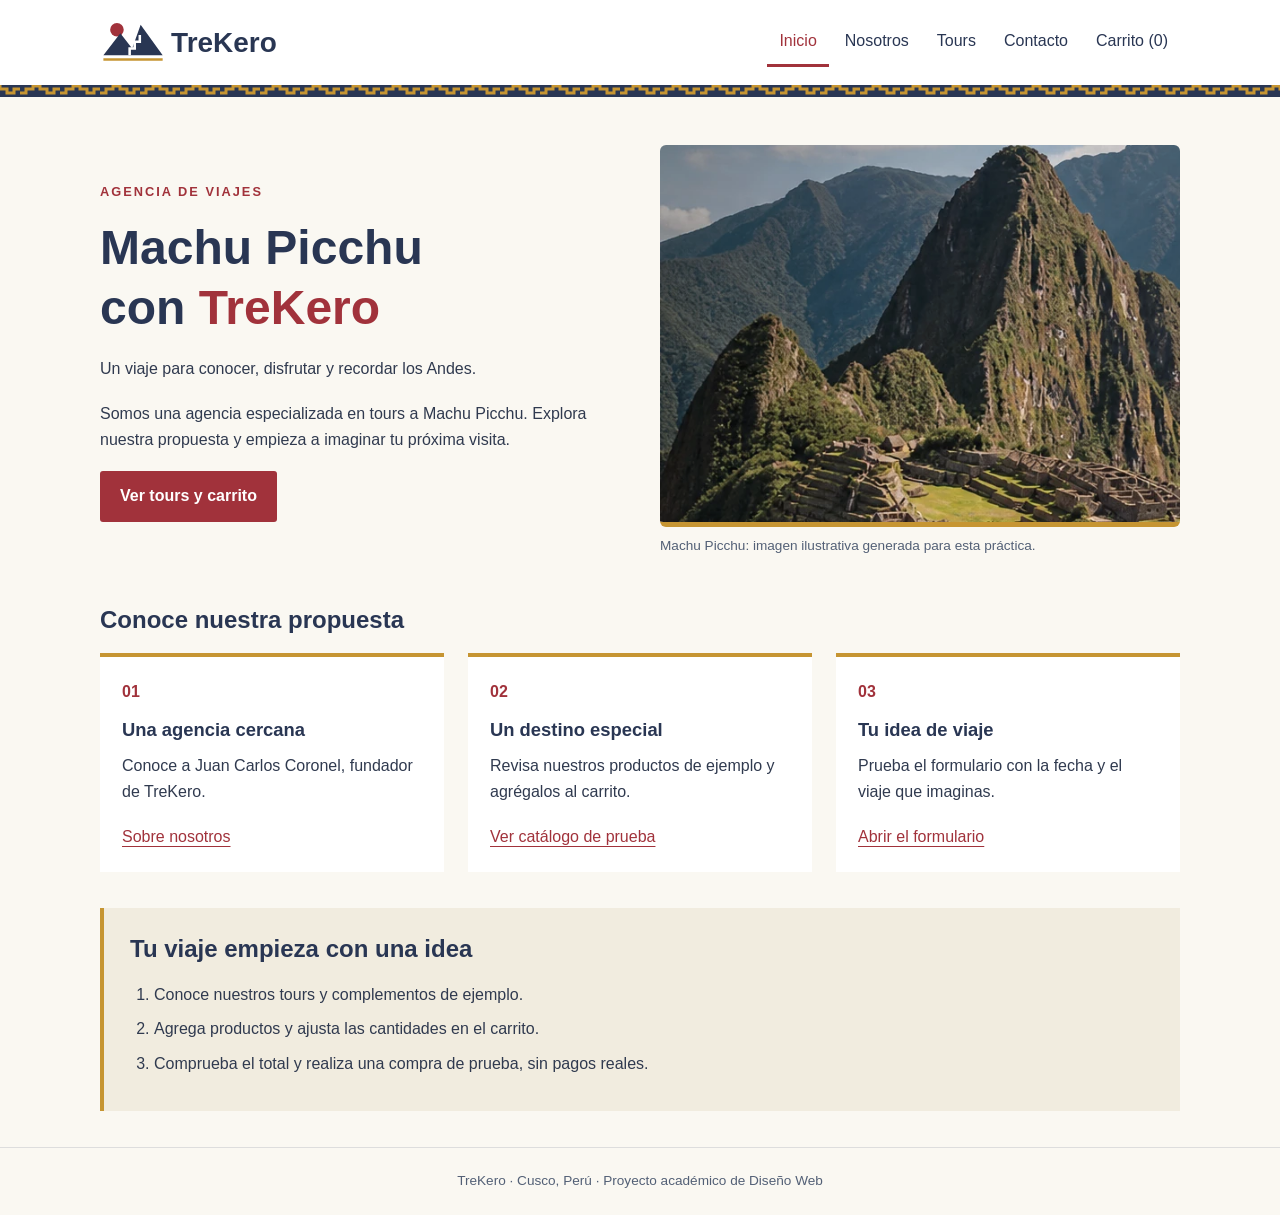
<file: index.html>
<!DOCTYPE html>
<html lang="es">
<head>
  <meta charset="UTF-8">
  <meta name="viewport" content="width=device-width, initial-scale=1.0">
  <meta name="description" content="TreKero: agencia de viajes especializada en tours a Machu Picchu. Proyecto académico.">
  <meta name="author" content="Juan Carlos Coronel Santos">
  <meta name="robots" content="noindex, nofollow">
  <title>Inicio | TreKero</title>
  <link rel="icon" type="image/svg+xml" href="imagenes/favicon.svg">
  <link rel="stylesheet" href="css/estilos.css">
  <script src="js/script.js" defer></script>
</head>
<body>
  <a class="saltar" href="#contenido">Saltar al contenido</a>
  <!-- La misma cabecera permite navegar entre las páginas. -->
  <header class="cabecera">
    <div class="contenedor barra">
      <a class="marca" href="index.html" aria-label="TreKero: ir al inicio">
        <img class="logo" src="imagenes/logo-trekero.svg" alt="TreKero" width="248" height="58">
      </a>
      <nav aria-label="Menú principal">
        <ul class="menu">
          <li><a href="index.html" aria-current="page">Inicio</a></li>
          <li><a href="nosotros.html">Nosotros</a></li>
          <li><a href="tours.html">Tours</a></li>
          <li><a href="contacto.html">Contacto</a></li>
          <li><a href="carrito.html">Carrito (<span class="contador-carrito">0</span>)</a></li>
        </ul>
      </nav>
    </div>
  </header>
  <main class="contenedor" id="contenido">
    <section class="portada" aria-labelledby="titulo-inicio">
      <div>
        <p class="etiqueta">AGENCIA DE VIAJES</p>
        <h1 id="titulo-inicio">Machu Picchu<br>con <span>TreKero</span></h1>
        <p>Un viaje para conocer, disfrutar y recordar los Andes.</p>
        <p>Somos una agencia especializada en tours a Machu Picchu. Explora nuestra propuesta y empieza a imaginar tu próxima visita.</p>
        <a class="boton" href="tours.html#catalogo">Ver tours y carrito</a>
      </div>
      <figure>
        <div class="foto-marco">
          <!-- El navegador elige una imagen según el formato y el ancho disponible. -->
          <picture>
            <source type="image/webp" srcset="imagenes/machu-picchu-320.webp 320w, imagenes/machu-picchu-580.webp 580w" sizes="(min-width: 1200px) 520px, (min-width: 760px) 43vw, 90vw">
            <img class="foto" src="imagenes/machu-picchu-580.jpg" srcset="imagenes/machu-picchu-320.jpg 320w, imagenes/machu-picchu-580.jpg 580w" sizes="(min-width: 1200px) 520px, (min-width: 760px) 43vw, 90vw" alt="Vista ilustrativa de Machu Picchu rodeado de montañas" width="580" height="420">
          </picture>
        </div>
        <figcaption>Machu Picchu: imagen ilustrativa generada para esta práctica.</figcaption>
      </figure>
    </section>
    <section aria-labelledby="propuesta">
      <h2 id="propuesta">Conoce nuestra propuesta</h2>
      <div class="tarjetas">
        <article class="tarjeta">
          <span class="numero">01</span>
          <h3>Una agencia cercana</h3>
          <p>Conoce a Juan Carlos Coronel, fundador de TreKero.</p>
          <a href="nosotros.html">Sobre nosotros</a>
        </article>
        <article class="tarjeta">
          <span class="numero">02</span>
          <h3>Un destino especial</h3>
          <p>Revisa nuestros productos de ejemplo y agrégalos al carrito.</p>
          <a href="tours.html#catalogo">Ver catálogo de prueba</a>
        </article>
        <article class="tarjeta">
          <span class="numero">03</span>
          <h3>Tu idea de viaje</h3>
          <p>Prueba el formulario con la fecha y el viaje que imaginas.</p>
          <a href="contacto.html">Abrir el formulario</a>
        </article>
      </div>
    </section>
    <section class="recuadro" aria-labelledby="idea">
      <h2 id="idea">Tu viaje empieza con una idea</h2>
      <ol>
        <li>Conoce nuestros tours y complementos de ejemplo.</li>
        <li>Agrega productos y ajusta las cantidades en el carrito.</li>
        <li>Comprueba el total y realiza una compra de prueba, sin pagos reales.</li>
      </ol>
    </section>
  </main>
  <footer class="pie">TreKero · Cusco, Perú · Proyecto académico de Diseño Web</footer>
  <p id="aviso" class="aviso" role="status" aria-live="polite" hidden></p>
  <button id="volver-arriba" class="volver-arriba" type="button" hidden>Volver arriba</button>
</body>
</html>
</file>
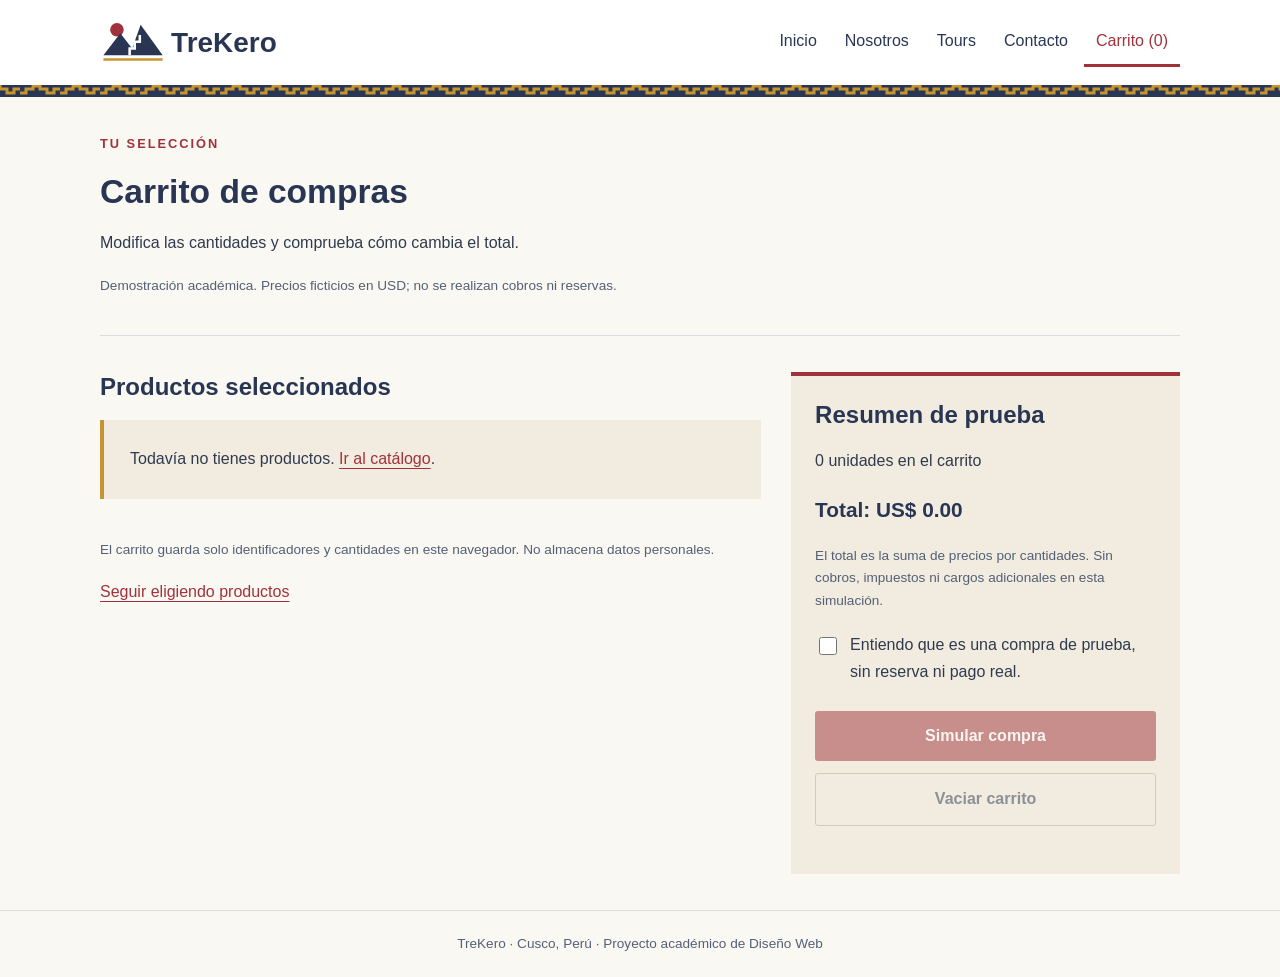
<file: carrito.html>
<!DOCTYPE html>
<html lang="es">
<head>
  <meta charset="UTF-8">
  <meta name="viewport" content="width=device-width, initial-scale=1.0">
  <meta name="description" content="TreKero: agencia de viajes especializada en tours a Machu Picchu. Proyecto académico.">
  <meta name="author" content="Juan Carlos Coronel Santos">
  <meta name="robots" content="noindex, nofollow">
  <title>Carrito de compras | TreKero</title>
  <link rel="icon" type="image/svg+xml" href="imagenes/favicon.svg">
  <link rel="stylesheet" href="css/estilos.css">
  <script src="js/script.js" defer></script>
</head>
<body>
  <a class="saltar" href="#contenido">Saltar al contenido</a>
  <!-- La misma cabecera permite navegar entre las páginas. -->
  <header class="cabecera">
    <div class="contenedor barra">
      <a class="marca" href="index.html" aria-label="TreKero: ir al inicio">
        <img class="logo" src="imagenes/logo-trekero.svg" alt="TreKero" width="248" height="58">
      </a>
      <nav aria-label="Menú principal">
        <ul class="menu">
          <li><a href="index.html">Inicio</a></li>
          <li><a href="nosotros.html">Nosotros</a></li>
          <li><a href="tours.html">Tours</a></li>
          <li><a href="contacto.html">Contacto</a></li>
          <li><a href="carrito.html" aria-current="page">Carrito (<span class="contador-carrito">0</span>)</a></li>
        </ul>
      </nav>
    </div>
  </header>
  <main class="contenedor" id="contenido">
    <section class="titulo-pagina">
      <p class="etiqueta">TU SELECCIÓN</p>
      <h1>Carrito de compras</h1>
      <p>Modifica las cantidades y comprueba cómo cambia el total.</p>
      <p class="nota">Demostración académica. Precios ficticios en USD; no se realizan cobros ni reservas.</p>
    </section>
    <section class="carrito-layout" aria-labelledby="titulo-carrito">
      <div>
        <h2 id="titulo-carrito">Productos seleccionados</h2>
        <p id="carrito-vacio" class="recuadro">Todavía no tienes productos. <a href="tours.html#catalogo">Ir al catálogo</a>.</p>
        <div id="lista-carrito" class="lista-carrito"></div>
        <noscript><p>Activa JavaScript para utilizar el carrito.</p></noscript>
        <p id="estado-almacenamiento" class="nota">El carrito guarda solo identificadores y cantidades en este navegador. No almacena datos personales.</p>
        <p><a href="tours.html#catalogo">Seguir eligiendo productos</a></p>
      </div>
      <aside class="resumen-carrito" aria-labelledby="titulo-resumen">
        <h2 id="titulo-resumen">Resumen de prueba</h2>
        <p><span id="unidades-total">0</span> unidades en el carrito</p>
        <p class="total-carrito">Total: <strong id="total-carrito">US$ 0.00</strong></p>
        <p class="nota">El total es la suma de precios por cantidades. Sin cobros, impuestos ni cargos adicionales en esta simulación.</p>
        <div class="aceptar">
          <input type="checkbox" id="aceptar-demo">
          <label for="aceptar-demo">Entiendo que es una compra de prueba, sin reserva ni pago real.</label>
        </div>
        <button id="comprar" class="boton" type="button" disabled>Simular compra</button>
        <button id="vaciar" class="boton boton-secundario" type="button" disabled>Vaciar carrito</button>
        <p id="estado-compra" role="status" class="nota"></p>
      </aside>
    </section>
  </main>
  <footer class="pie">TreKero · Cusco, Perú · Proyecto académico de Diseño Web</footer>
  <p id="aviso" class="aviso" role="status" aria-live="polite" hidden></p>
  <button id="volver-arriba" class="volver-arriba" type="button" hidden>Volver arriba</button>
</body>
</html>
</file>
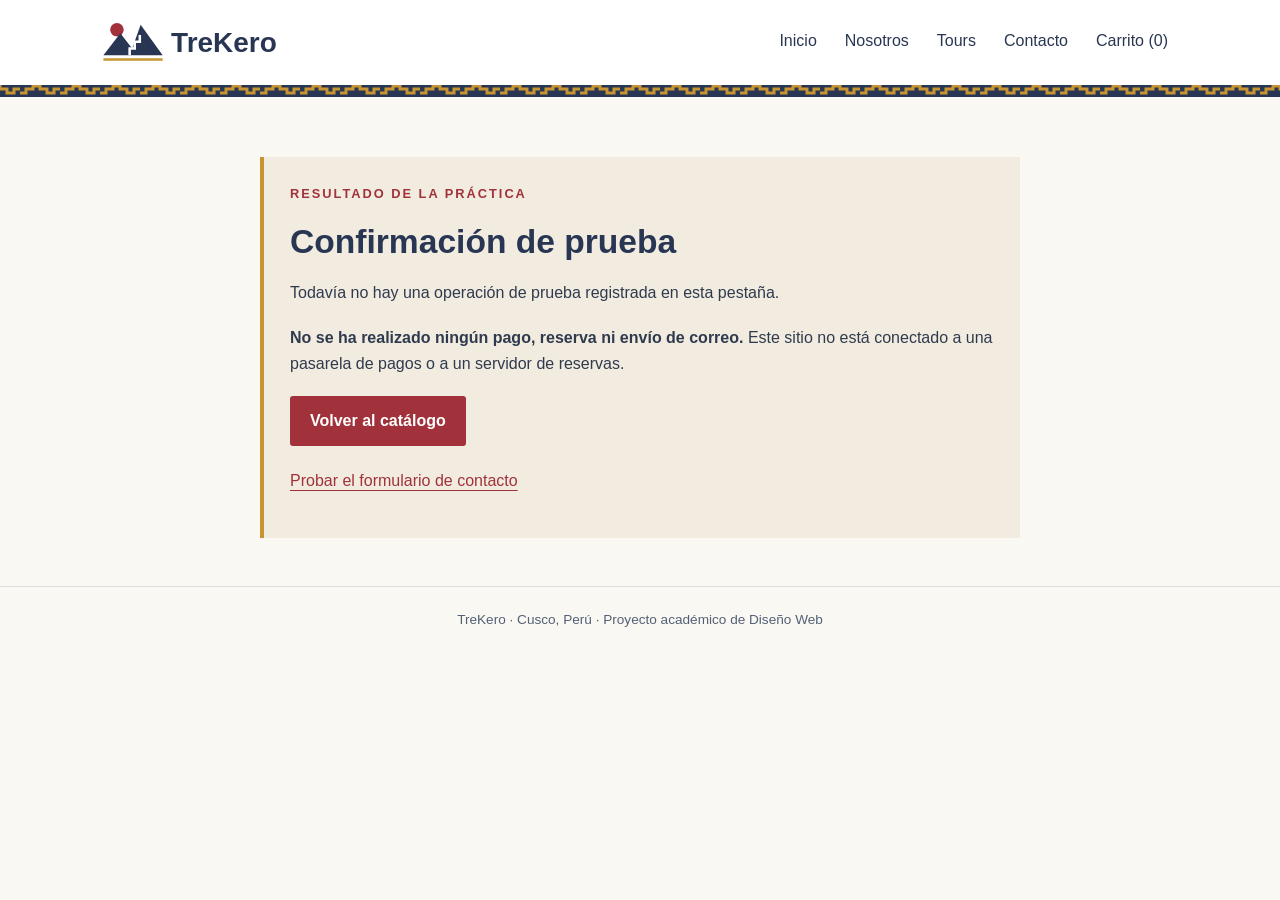
<file: confirmacion.html>
<!DOCTYPE html>
<html lang="es">
<head>
  <meta charset="UTF-8">
  <meta name="viewport" content="width=device-width, initial-scale=1.0">
  <meta name="description" content="Página local de confirmación del formulario académico de TreKero.">
  <meta name="author" content="Juan Carlos Coronel Santos">
  <meta name="robots" content="noindex, nofollow">
  <title>Confirmación de prueba | TreKero</title>
  <link rel="icon" type="image/svg+xml" href="imagenes/favicon.svg">
  <link rel="stylesheet" href="css/estilos.css">
  <script src="js/script.js" defer></script>
</head>
<body>
  <a class="saltar" href="#contenido">Saltar al contenido</a>
  <!-- La misma cabecera permite navegar entre las páginas. -->
  <header class="cabecera">
    <div class="contenedor barra">
      <a class="marca" href="index.html" aria-label="TreKero: ir al inicio">
        <img class="logo" src="imagenes/logo-trekero.svg" alt="TreKero" width="248" height="58">
      </a>
      <nav aria-label="Menú principal">
        <ul class="menu">
          <li><a href="index.html">Inicio</a></li>
          <li><a href="nosotros.html">Nosotros</a></li>
          <li><a href="tours.html">Tours</a></li>
          <li><a href="contacto.html">Contacto</a></li>
          <li><a href="carrito.html">Carrito (<span class="contador-carrito">0</span>)</a></li>
        </ul>
      </nav>
    </div>
  </header>
  <main class="contenedor" id="contenido">
    <section class="recuadro confirmacion" aria-labelledby="titulo-confirmacion">
      <p class="etiqueta">RESULTADO DE LA PRÁCTICA</p>
      <h1 id="titulo-confirmacion">Confirmación de prueba</h1>
      <p id="texto-confirmacion">Todavía no hay una operación de prueba registrada en esta pestaña.</p>
      <div id="detalle-confirmacion"></div>
      <p><strong>No se ha realizado ningún pago, reserva ni envío de correo.</strong> Este sitio no está conectado a una pasarela de pagos o a un servidor de reservas.</p>
      <a class="boton" href="tours.html#catalogo">Volver al catálogo</a>
      <p class="separacion"><a href="contacto.html">Probar el formulario de contacto</a></p>
    </section>
  </main>
  <footer class="pie">TreKero · Cusco, Perú · Proyecto académico de Diseño Web</footer>
  <p id="aviso" class="aviso" role="status" aria-live="polite" hidden></p>
  <button id="volver-arriba" class="volver-arriba" type="button" hidden>Volver arriba</button>
</body>
</html>
</file>
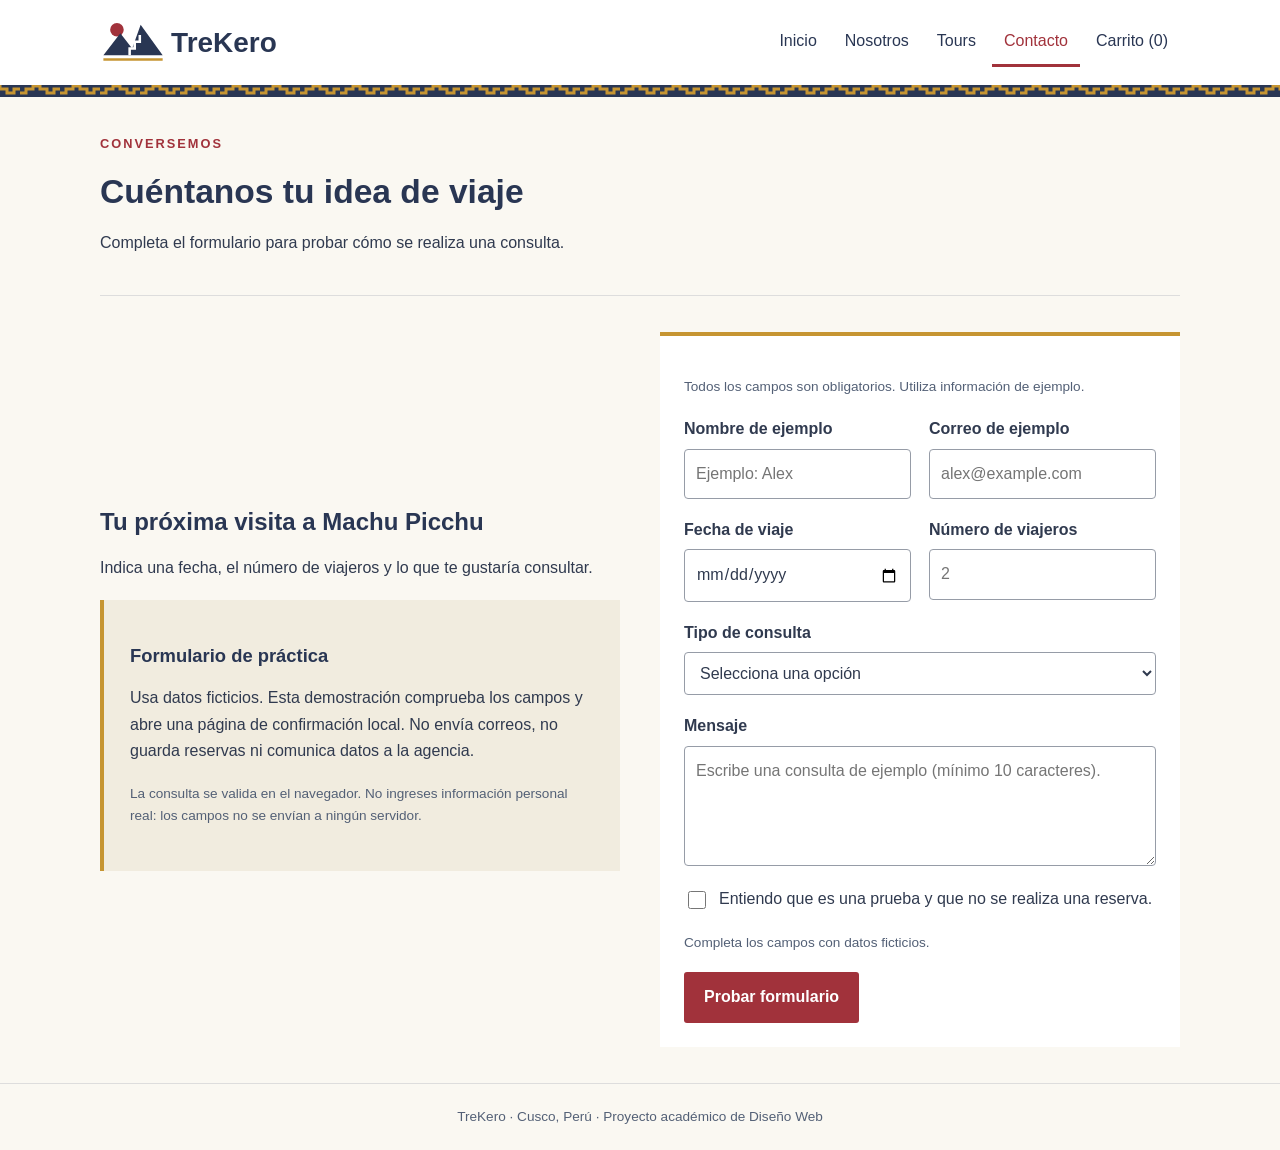
<file: contacto.html>
<!DOCTYPE html>
<html lang="es">
<head>
  <meta charset="UTF-8">
  <meta name="viewport" content="width=device-width, initial-scale=1.0">
  <meta name="description" content="Formulario de demostración para consultar sobre un viaje con TreKero. No realiza reservas ni envía correos.">
  <meta name="author" content="Juan Carlos Coronel Santos">
  <meta name="robots" content="noindex, nofollow">
  <title>Contacto | TreKero</title>
  <link rel="icon" type="image/svg+xml" href="imagenes/favicon.svg">
  <link rel="stylesheet" href="css/estilos.css">
  <script src="js/script.js" defer></script>
</head>
<body>
  <a class="saltar" href="#contenido">Saltar al contenido</a>
  <!-- La misma cabecera permite navegar entre las páginas. -->
  <header class="cabecera">
    <div class="contenedor barra">
      <a class="marca" href="index.html" aria-label="TreKero: ir al inicio">
        <img class="logo" src="imagenes/logo-trekero.svg" alt="TreKero" width="248" height="58">
      </a>
      <nav aria-label="Menú principal">
        <ul class="menu">
          <li><a href="index.html">Inicio</a></li>
          <li><a href="nosotros.html">Nosotros</a></li>
          <li><a href="tours.html">Tours</a></li>
          <li><a href="contacto.html" aria-current="page">Contacto</a></li>
          <li><a href="carrito.html">Carrito (<span class="contador-carrito">0</span>)</a></li>
        </ul>
      </nav>
    </div>
  </header>
  <main class="contenedor" id="contenido">
    <section class="titulo-pagina">
      <p class="etiqueta">CONVERSEMOS</p>
      <h1>Cuéntanos tu idea de viaje</h1>
      <p>Completa el formulario para probar cómo se realiza una consulta.</p>
    </section>
    <section class="dos-columnas" aria-labelledby="titulo-formulario">
      <div>
        <h2 id="titulo-formulario">Tu próxima visita a Machu Picchu</h2>
        <p>Indica una fecha, el número de viajeros y lo que te gustaría consultar.</p>
        <div class="recuadro">
          <h3>Formulario de práctica</h3>
          <p id="aviso-formulario">Usa datos ficticios. Esta demostración comprueba los campos y abre una página de confirmación local. No envía correos, no guarda reservas ni comunica datos a la agencia.</p>
          <p class="nota">La consulta se valida en el navegador. No ingreses información personal real: los campos no se envían a ningún servidor.</p>
        </div>
      </div>
      <!-- JavaScript complementa la validación HTML y evita enviar el formulario. -->
      <form id="formulario-contacto" class="formulario" action="#" method="post" aria-describedby="aviso-formulario">
        <p class="nota">Todos los campos son obligatorios. Utiliza información de ejemplo.</p>
        <div class="campos">
          <div class="campo">
            <label for="nombre">Nombre de ejemplo</label>
            <input type="text" id="nombre" name="nombre" required minlength="2" maxlength="80" placeholder="Ejemplo: Alex" autocomplete="off">
          </div>
          <div class="campo">
            <label for="correo">Correo de ejemplo</label>
            <input type="email" id="correo" name="correo" required maxlength="120" placeholder="alex@example.com" autocomplete="off">
          </div>
          <div class="campo">
            <label for="fecha">Fecha de viaje</label>
            <input type="date" id="fecha" name="fecha" required>
          </div>
          <div class="campo">
            <label for="viajeros">Número de viajeros</label>
            <input type="number" id="viajeros" name="viajeros" required min="1" max="20" step="1" placeholder="2">
          </div>
          <div class="campo ancho-completo">
            <label for="consulta">Tipo de consulta</label>
            <select id="consulta" name="consulta" required>
              <option value="">Selecciona una opción</option>
              <option value="informacion">Información del tour</option>
              <option value="fecha">Consulta sobre una fecha</option>
              <option value="grupo">Viaje en grupo</option>
            </select>
          </div>
          <div class="campo ancho-completo">
            <label for="mensaje">Mensaje</label>
            <textarea id="mensaje" name="mensaje" required minlength="10" maxlength="600" placeholder="Escribe una consulta de ejemplo (mínimo 10 caracteres)."></textarea>
          </div>
        </div>
        <div class="aceptar">
          <input type="checkbox" id="practica" name="practica" value="si" required>
          <label for="practica">Entiendo que es una prueba y que no se realiza una reserva.</label>
        </div>
        <p id="ayuda-campo" class="nota" aria-live="polite">Completa los campos con datos ficticios.</p>
        <p id="error-formulario" class="error-formulario" role="alert"></p>
        <button class="boton" type="submit" disabled>Probar formulario</button>
        <noscript><p>Activa JavaScript para validar esta consulta de prueba.</p></noscript>
      </form>
    </section>
  </main>
  <footer class="pie">TreKero · Cusco, Perú · Proyecto académico de Diseño Web</footer>
  <p id="aviso" class="aviso" role="status" aria-live="polite" hidden></p>
  <button id="volver-arriba" class="volver-arriba" type="button" hidden>Volver arriba</button>
</body>
</html>
</file>
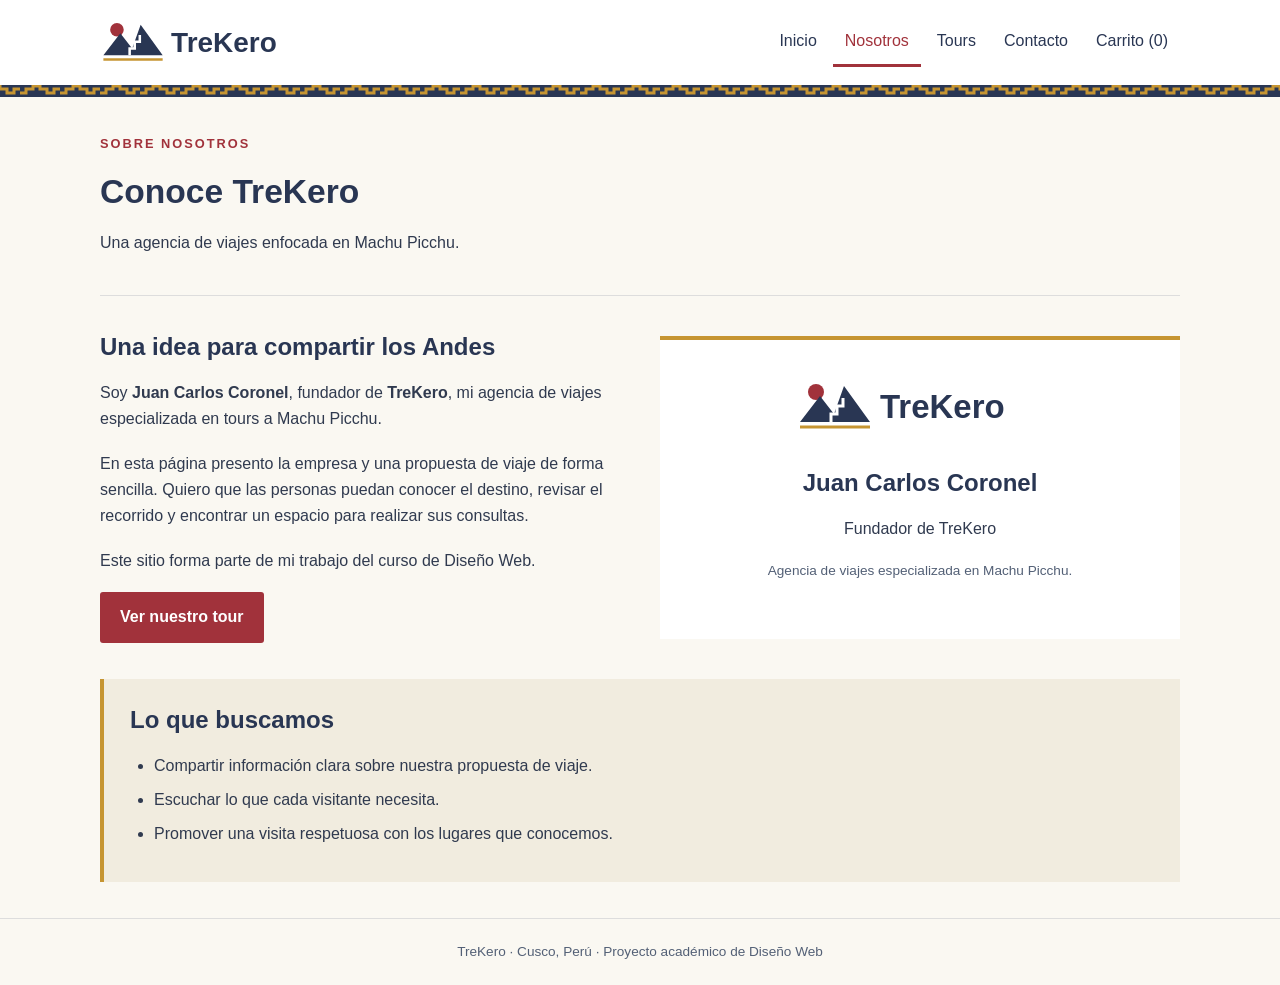
<file: nosotros.html>
<!DOCTYPE html>
<html lang="es">
<head>
  <meta charset="UTF-8">
  <meta name="viewport" content="width=device-width, initial-scale=1.0">
  <meta name="description" content="Conoce a Juan Carlos Coronel, fundador de TreKero, y su propuesta de viajes a Machu Picchu.">
  <meta name="author" content="Juan Carlos Coronel Santos">
  <meta name="robots" content="noindex, nofollow">
  <title>Nosotros | TreKero</title>
  <link rel="icon" type="image/svg+xml" href="imagenes/favicon.svg">
  <link rel="stylesheet" href="css/estilos.css">
  <script src="js/script.js" defer></script>
</head>
<body>
  <a class="saltar" href="#contenido">Saltar al contenido</a>
  <!-- La misma cabecera permite navegar entre las páginas. -->
  <header class="cabecera">
    <div class="contenedor barra">
      <a class="marca" href="index.html" aria-label="TreKero: ir al inicio">
        <img class="logo" src="imagenes/logo-trekero.svg" alt="TreKero" width="248" height="58">
      </a>
      <nav aria-label="Menú principal">
        <ul class="menu">
          <li><a href="index.html">Inicio</a></li>
          <li><a href="nosotros.html" aria-current="page">Nosotros</a></li>
          <li><a href="tours.html">Tours</a></li>
          <li><a href="contacto.html">Contacto</a></li>
          <li><a href="carrito.html">Carrito (<span class="contador-carrito">0</span>)</a></li>
        </ul>
      </nav>
    </div>
  </header>
  <main class="contenedor" id="contenido">
    <section class="titulo-pagina">
      <p class="etiqueta">SOBRE NOSOTROS</p>
      <h1>Conoce TreKero</h1>
      <p>Una agencia de viajes enfocada en Machu Picchu.</p>
    </section>
    <section class="dos-columnas" aria-labelledby="historia">
      <div>
        <h2 id="historia">Una idea para compartir los Andes</h2>
        <p>Soy <strong>Juan Carlos Coronel</strong>, fundador de <strong>TreKero</strong>, mi agencia de viajes especializada en tours a Machu Picchu.</p>
        <p>En esta página presento la empresa y una propuesta de viaje de forma sencilla. Quiero que las personas puedan conocer el destino, revisar el recorrido y encontrar un espacio para realizar sus consultas.</p>
        <p>Este sitio forma parte de mi trabajo del curso de Diseño Web.</p>
        <a class="boton" href="tours.html">Ver nuestro tour</a>
      </div>
      <div class="fundador">
        <img src="imagenes/logo-trekero.svg" alt="Logo de TreKero con montañas y un camino escalonado" width="248" height="58">
        <h2>Juan Carlos Coronel</h2>
        <p>Fundador de TreKero</p>
        <p class="nota">Agencia de viajes especializada en Machu Picchu.</p>
      </div>
    </section>
    <section class="recuadro" aria-labelledby="objetivo">
      <h2 id="objetivo">Lo que buscamos</h2>
      <ul>
        <li>Compartir información clara sobre nuestra propuesta de viaje.</li>
        <li>Escuchar lo que cada visitante necesita.</li>
        <li>Promover una visita respetuosa con los lugares que conocemos.</li>
      </ul>
    </section>
  </main>
  <footer class="pie">TreKero · Cusco, Perú · Proyecto académico de Diseño Web</footer>
  <p id="aviso" class="aviso" role="status" aria-live="polite" hidden></p>
  <button id="volver-arriba" class="volver-arriba" type="button" hidden>Volver arriba</button>
</body>
</html>
</file>
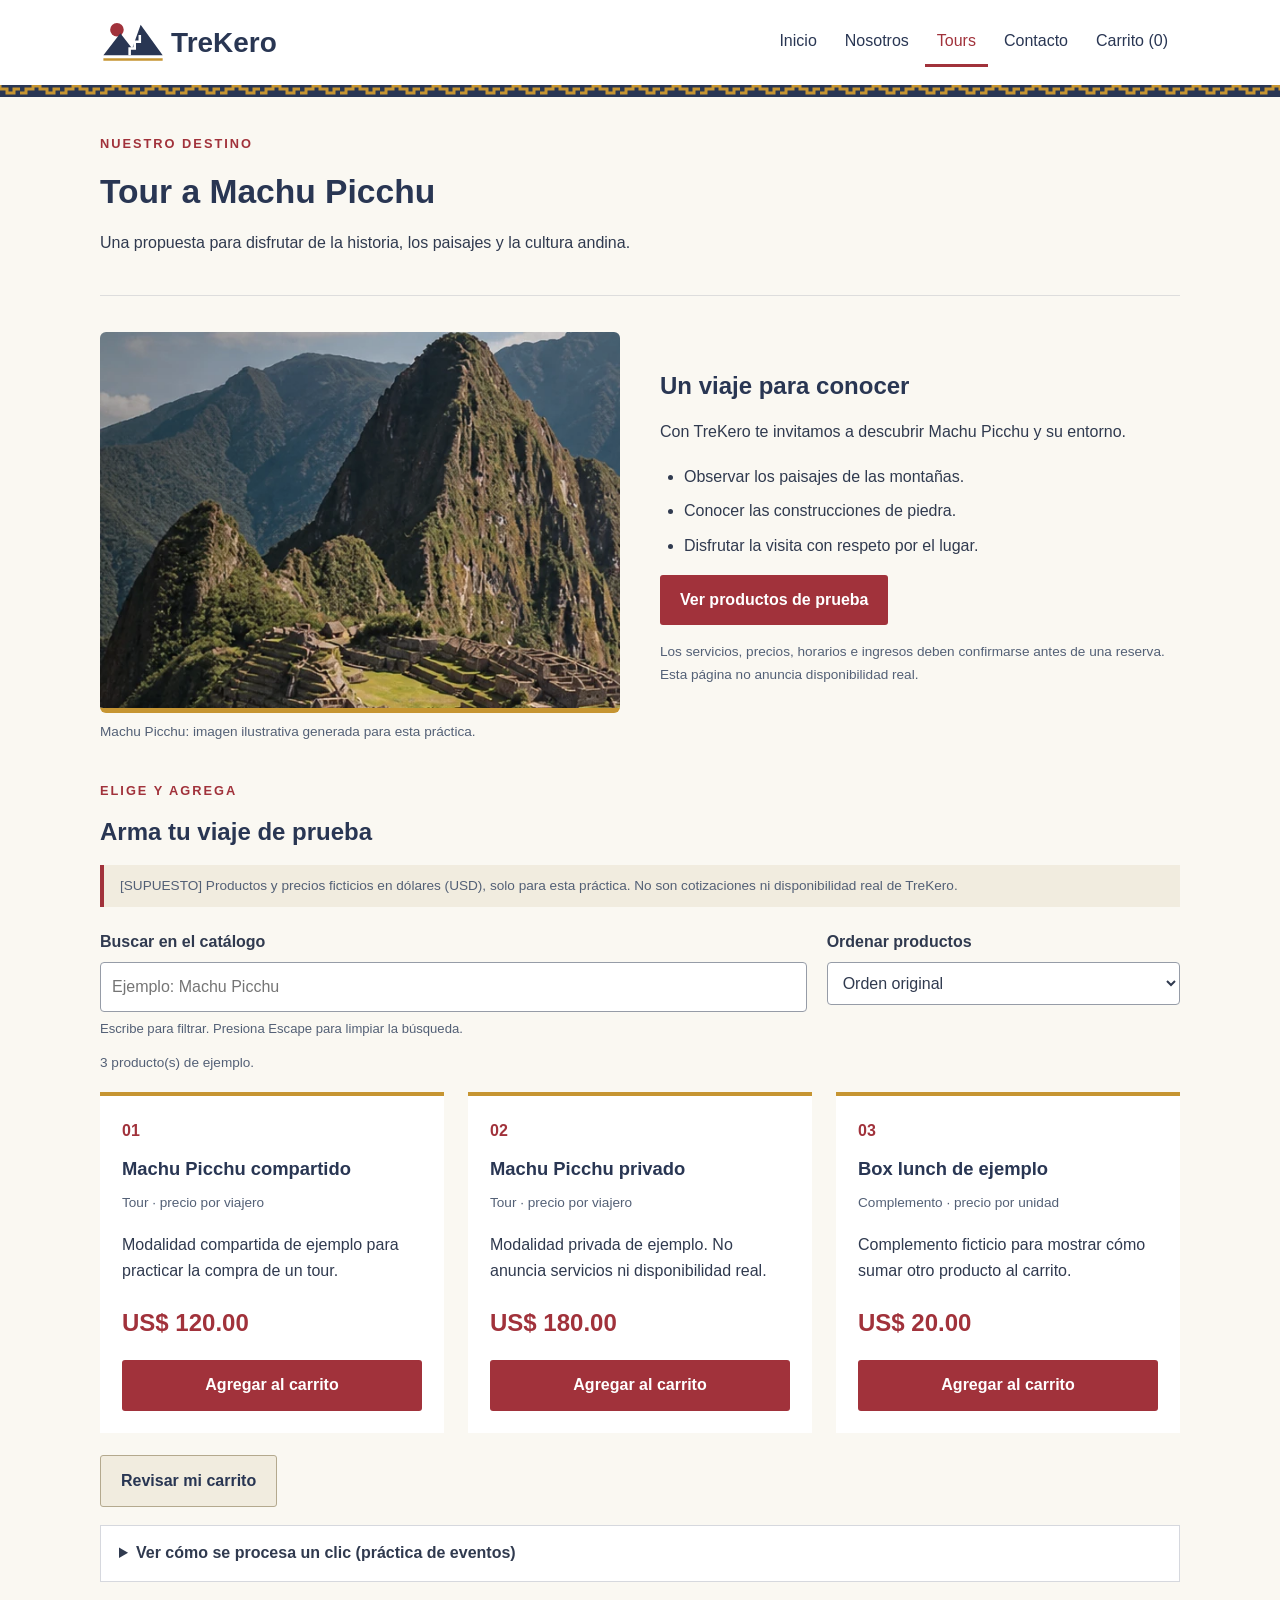
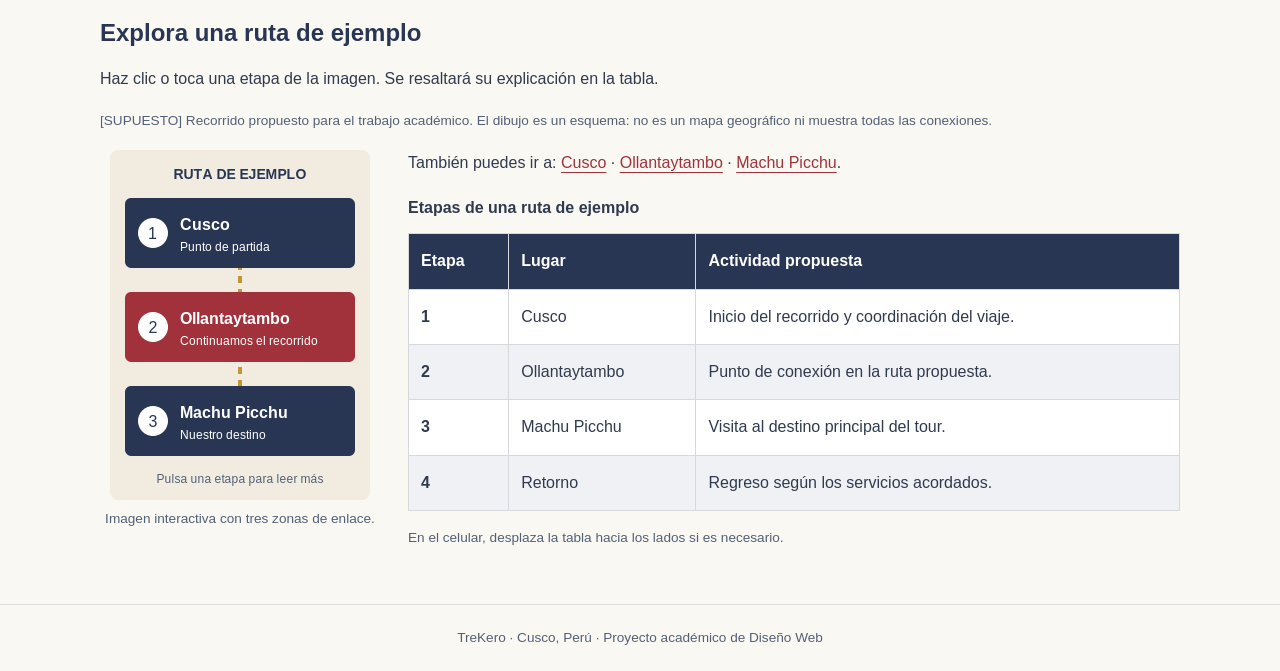
<file: tours.html>
<!DOCTYPE html>
<html lang="es">
<head>
  <meta charset="UTF-8">
  <meta name="viewport" content="width=device-width, initial-scale=1.0">
  <meta name="description" content="Explora una propuesta de tour a Machu Picchu, una imagen interactiva y una tabla del recorrido.">
  <meta name="author" content="Juan Carlos Coronel Santos">
  <meta name="robots" content="noindex, nofollow">
  <title>Tours | TreKero</title>
  <link rel="icon" type="image/svg+xml" href="imagenes/favicon.svg">
  <link rel="stylesheet" href="css/estilos.css">
  <script src="js/script.js" defer></script>
</head>
<body>
  <a class="saltar" href="#contenido">Saltar al contenido</a>
  <!-- La misma cabecera permite navegar entre las páginas. -->
  <header class="cabecera">
    <div class="contenedor barra">
      <a class="marca" href="index.html" aria-label="TreKero: ir al inicio">
        <img class="logo" src="imagenes/logo-trekero.svg" alt="TreKero" width="248" height="58">
      </a>
      <nav aria-label="Menú principal">
        <ul class="menu">
          <li><a href="index.html">Inicio</a></li>
          <li><a href="nosotros.html">Nosotros</a></li>
          <li><a href="tours.html" aria-current="page">Tours</a></li>
          <li><a href="contacto.html">Contacto</a></li>
          <li><a href="carrito.html">Carrito (<span class="contador-carrito">0</span>)</a></li>
        </ul>
      </nav>
    </div>
  </header>
  <main class="contenedor" id="contenido">
    <section class="titulo-pagina">
      <p class="etiqueta">NUESTRO DESTINO</p>
      <h1>Tour a Machu Picchu</h1>
      <p>Una propuesta para disfrutar de la historia, los paisajes y la cultura andina.</p>
    </section>
    <section class="dos-columnas" aria-labelledby="viaje">
      <figure>
        <div class="foto-marco">
          <!-- El navegador elige una imagen según el formato y el ancho disponible. -->
          <picture>
            <source type="image/webp" srcset="imagenes/machu-picchu-320.webp 320w, imagenes/machu-picchu-580.webp 580w" sizes="(min-width: 1200px) 520px, (min-width: 760px) 43vw, 90vw">
            <img class="foto" src="imagenes/machu-picchu-580.jpg" srcset="imagenes/machu-picchu-320.jpg 320w, imagenes/machu-picchu-580.jpg 580w" sizes="(min-width: 1200px) 520px, (min-width: 760px) 43vw, 90vw" alt="Vista ilustrativa de Machu Picchu rodeado de montañas" width="580" height="420">
          </picture>
        </div>
        <figcaption>Machu Picchu: imagen ilustrativa generada para esta práctica.</figcaption>
      </figure>
      <div>
        <h2 id="viaje">Un viaje para conocer</h2>
        <p>Con TreKero te invitamos a descubrir Machu Picchu y su entorno.</p>
        <ul>
          <li>Observar los paisajes de las montañas.</li>
          <li>Conocer las construcciones de piedra.</li>
          <li>Disfrutar la visita con respeto por el lugar.</li>
        </ul>
        <a class="boton" href="#catalogo">Ver productos de prueba</a>
        <p class="nota" style="margin-top: 16px;">Los servicios, precios, horarios e ingresos deben confirmarse antes de una reserva. Esta página no anuncia disponibilidad real.</p>
      </div>
    </section>
    <section id="catalogo" aria-labelledby="titulo-catalogo">
      <p class="etiqueta">ELIGE Y AGREGA</p>
      <h2 id="titulo-catalogo">Arma tu viaje de prueba</h2>
      <p class="nota aviso-demo">[SUPUESTO] Productos y precios ficticios en dólares (USD), solo para esta práctica. No son cotizaciones ni disponibilidad real de TreKero.</p>
      <div class="filtros">
        <div class="campo">
          <label for="buscar">Buscar en el catálogo</label>
          <input type="search" id="buscar" placeholder="Ejemplo: Machu Picchu" aria-describedby="ayuda-buscar">
          <small id="ayuda-buscar">Escribe para filtrar. Presiona Escape para limpiar la búsqueda.</small>
        </div>
        <div class="campo">
          <label for="ordenar">Ordenar productos</label>
          <select id="ordenar">
            <option value="original">Orden original</option>
            <option value="menor">Menor precio primero</option>
            <option value="mayor">Mayor precio primero</option>
          </select>
        </div>
      </div>
      <p id="resultado-busqueda" class="nota" role="status"></p>
      <div id="productos" class="tarjetas productos"></div>
      <noscript><p>Activa JavaScript para usar el catálogo y el carrito de esta práctica.</p></noscript>
      <p class="enlace-carrito"><a class="boton boton-secundario" href="carrito.html">Revisar mi carrito</a></p>
      <details class="practica-eventos">
        <summary>Ver cómo se procesa un clic (práctica de eventos)</summary>
        <p id="detalle-evento">Pulsa un botón Agregar. Aquí verás la captura, el objetivo y el burbujeo.</p>
      </details>
    </section>
    <section id="ruta" aria-labelledby="titulo-ruta">
      <h2 id="titulo-ruta">Explora una ruta de ejemplo</h2>
      <p>Haz clic o toca una etapa de la imagen. Se resaltará su explicación en la tabla.</p>
      <p class="nota">[SUPUESTO] Recorrido propuesto para el trabajo académico. El dibujo es un esquema: no es un mapa geográfico ni muestra todas las conexiones.</p>
      <div class="ruta-tabla">
        <figure class="ruta-imagen">
          <!-- usemap conecta la imagen con el nombre del map. Cada area tiene su enlace. -->
          <img src="imagenes/ruta.png" alt="Ruta interactiva de ejemplo: Cusco, Ollantaytambo y Machu Picchu" width="260" height="350" usemap="#mapa-ruta">
          <map name="mapa-ruta" id="mapa-ruta">
            <area shape="rect" coords="15,48,245,118" href="#etapa-cusco" alt="Leer la etapa de Cusco">
            <area shape="rect" coords="15,142,245,212" href="#etapa-ollantaytambo" alt="Leer la etapa de Ollantaytambo">
            <area shape="rect" coords="15,236,245,306" href="#etapa-machu" alt="Leer la etapa de Machu Picchu">
          </map>
          <figcaption>Imagen interactiva con tres zonas de enlace.</figcaption>
        </figure>
        <div>
          <p>También puedes ir a: <a href="#etapa-cusco">Cusco</a> · <a href="#etapa-ollantaytambo">Ollantaytambo</a> · <a href="#etapa-machu">Machu Picchu</a>.</p>
          <div class="tabla-scroll" role="region" aria-label="Tabla de etapas del recorrido" tabindex="0">
            <table>
              <caption>Etapas de una ruta de ejemplo</caption>
              <thead>
                <tr><th scope="col">Etapa</th><th scope="col">Lugar</th><th scope="col">Actividad propuesta</th></tr>
              </thead>
              <tbody>
                <tr id="etapa-cusco"><th scope="row">1</th><td>Cusco</td><td>Inicio del recorrido y coordinación del viaje.</td></tr>
                <tr id="etapa-ollantaytambo"><th scope="row">2</th><td>Ollantaytambo</td><td>Punto de conexión en la ruta propuesta.</td></tr>
                <tr id="etapa-machu"><th scope="row">3</th><td>Machu Picchu</td><td>Visita al destino principal del tour.</td></tr>
                <tr><th scope="row">4</th><td>Retorno</td><td>Regreso según los servicios acordados.</td></tr>
              </tbody>
            </table>
          </div>
          <p class="nota" style="margin-top: 16px;">En el celular, desplaza la tabla hacia los lados si es necesario.</p>
        </div>
      </div>
    </section>
  </main>
  <footer class="pie">TreKero · Cusco, Perú · Proyecto académico de Diseño Web</footer>
  <p id="aviso" class="aviso" role="status" aria-live="polite" hidden></p>
  <button id="volver-arriba" class="volver-arriba" type="button" hidden>Volver arriba</button>
</body>
</html>
</file>
<file: css/estilos.css>
/* TreKero - Base PA2 ampliada para el Consolidado 2 con JavaScript. */
:root {
  --azul: #293653;
  --rojo: #a1323b;
  --ocre: #c69532;
  --fondo: #faf8f2;
  --texto: #303a4f;
}

/* Estilos generales. */
* { box-sizing: border-box; }
body {
  margin: 0;
  font-family: Arial, sans-serif;
  font-size: 16px;
  line-height: 1.65;
  color: var(--texto);
  background: var(--fondo);
}
h1, h2, h3 { color: var(--azul); line-height: 1.25; }
h1 { font-size: 2.1rem; margin: 0 0 18px; }
h2 { font-size: 1.5rem; margin: 0 0 18px; }
h3 { font-size: 1.15rem; }
p { margin: 0 0 18px; }
a { color: var(--rojo); text-underline-offset: 4px; }
a:hover { text-decoration-thickness: 2px; }
a:focus-visible, button:focus-visible, input:focus-visible,
select:focus-visible, textarea:focus-visible, [tabindex]:focus-visible {
  outline: 3px solid var(--ocre);
  outline-offset: 4px;
}
img { max-width: 100%; height: auto; }
figure { margin: 0; min-width: 0; }
figcaption, .nota { font-size: 0.85rem; color: #536076; }
figcaption { margin-top: 8px; }
ul, ol { padding-left: 24px; }
li { margin-bottom: 8px; }
section { margin-bottom: 36px; }
.contenedor { width: 90%; max-width: 1080px; margin: 0 auto; }
main.contenedor { padding-top: 36px; }
.saltar {
  position: absolute;
  top: -100px;
  left: 16px;
  z-index: 10;
  padding: 12px;
  background: white;
}
.saltar:focus { top: 12px; }

/* Cabecera, logo y navegación entre archivos HTML. */
.cabecera {
  background: white;
  border-bottom: 12px solid transparent;
  border-image: none;
  padding-bottom: 12px;
  background-image: url('../imagenes/franja-andina.svg');
  background-repeat: repeat-x;
  background-position: bottom;
  border: 0;
}
.barra {
  display: flex;
  flex-direction: column;
  align-items: center;
  gap: 16px;
  padding: 18px 0;
}
.marca { display: inline-flex; }
.logo { width: 210px; height: auto; display: block; }
.menu {
  display: flex;
  flex-wrap: wrap;
  justify-content: center;
  padding: 0;
  margin: 0;
  gap: 4px;
  list-style: none;
}
.menu li { margin: 0; }
.menu a {
  display: block;
  padding: 10px 12px;
  text-decoration: none;
  color: var(--azul);
  border-bottom: 3px solid transparent;
  transition: color 0.25s, border-color 0.25s;
}
.menu a:hover, .menu a:focus-visible, .menu a[aria-current="page"] {
  color: var(--rojo);
  border-bottom-color: var(--rojo);
}

/* Portada: texto e imagen separados, a diferencia del PA1. */
.portada, .dos-columnas { display: grid; gap: 32px; align-items: center; }
.portada { padding: 12px 0; }
.portada h1 { font-size: 2.6rem; }
.portada h1 span { color: var(--rojo); }
.etiqueta {
  color: var(--rojo);
  font-size: 0.8rem;
  letter-spacing: 2px;
  font-weight: bold;
  margin-bottom: 16px;
}
.titulo-pagina { padding-bottom: 20px; border-bottom: 1px solid #ddd; }
.foto-marco { overflow: hidden; border-radius: 6px; border-bottom: 5px solid var(--ocre); }
picture { display: block; }
.foto {
  width: 100%;
  display: block;
  opacity: 0.97;
  filter: saturate(0.9);
  transition: transform 0.35s, filter 0.35s, opacity 0.35s;
}
/* Efecto 1: cambio suave en la fotografía. */
.foto-marco:hover .foto {
  transform: scale(1.035);
  filter: saturate(1.1);
  opacity: 1;
}
.boton {
  display: inline-block;
  padding: 12px 20px;
  border: 0;
  border-radius: 3px;
  background: var(--rojo);
  color: white;
  font: inherit;
  font-weight: bold;
  text-decoration: none;
  cursor: pointer;
  transition: background-color 0.25s, transform 0.25s;
}
/* Efecto 2: movimiento leve y cambio de color del botón. */
.boton:hover, .boton:focus-visible { background: var(--azul); transform: translateY(-2px); }
.tarjetas { display: grid; gap: 24px; }
.tarjeta { background: white; padding: 22px; border-top: 4px solid var(--ocre); }
.numero { color: var(--rojo); font-weight: bold; }
.tarjeta h3 { margin: 12px 0; }
.recuadro { padding: 26px; background: #f1ecdf; border-left: 4px solid var(--ocre); }
.recuadro ol, .recuadro ul { margin-bottom: 0; }
.fundador { text-align: center; background: white; padding: 38px 24px; border-top: 4px solid var(--ocre); }
.fundador img { width: 248px; margin-bottom: 24px; }

/* Imagen con áreas clicables y tabla. */
.ruta-tabla { display: grid; gap: 28px; align-items: start; }
.ruta-tabla > * { min-width: 0; }
.ruta-imagen { text-align: center; }
/* Se mantiene en 260 x 350 para conservar las coordenadas del map.
   Cabe en el contenido móvil desde 320px; no se escala con CSS. */
.ruta-imagen img { display: block; width: 260px; height: 350px; max-width: none; margin: 0 auto; }
.tabla-scroll { overflow-x: auto; }
table { width: 100%; min-width: 480px; border-collapse: collapse; background: white; }
caption { text-align: left; font-weight: bold; padding-bottom: 12px; }
th, td { border: 1px solid #d6d8de; padding: 14px 12px; text-align: left; }
thead th { background: var(--azul); color: white; }
tbody tr:nth-child(even) { background: #f0f1f4; }
tbody tr:target { background: #fff0bb; }
tr[id] { scroll-margin-top: 24px; }

/* Formulario con etiquetas visibles y validación HTML5. */
.formulario { padding: 24px; background: white; border-top: 4px solid var(--ocre); }
.campos { display: grid; gap: 18px; }
.campo label { display: block; font-weight: bold; margin-bottom: 6px; }
input, select, textarea {
  display: block;
  width: 100%;
  min-width: 0;
  padding: 11px;
  border: 1px solid #969ca7;
  border-radius: 4px;
  font: inherit;
  color: var(--texto);
  background: white;
}
textarea { min-height: 120px; resize: vertical; }
.aceptar { display: flex; gap: 10px; align-items: start; margin: 20px 0; }
.aceptar input { width: 18px; height: 18px; flex-shrink: 0; margin-top: 5px; }
.formulario .nota { margin-top: 16px; }
.confirmacion { max-width: 760px; margin: 24px auto 48px; }
.pie { border-top: 1px solid #ddd; padding: 22px 5%; text-align: center; font-size: 0.85rem; color: #536076; }

/* Pantallas grandes: se pasa de una columna a dos o tres. */
@media (min-width: 760px) {
  .barra { flex-direction: row; justify-content: space-between; }
  .portada, .dos-columnas { grid-template-columns: 1fr 1fr; gap: 40px; }
  .portada h1 { font-size: 3rem; }
  .tarjetas { grid-template-columns: repeat(3, 1fr); }
  .ruta-tabla { grid-template-columns: 280px minmax(0, 1fr); }
  .campos { grid-template-columns: 1fr 1fr; }
  .ancho-completo { grid-column: 1 / -1; }
}
/* Respeta a quien prefiere reducir el movimiento. */
@media (prefers-reduced-motion: reduce) {
  .foto, .boton, .menu a { transition: none; }
  .foto-marco:hover .foto, .boton:hover, .boton:focus-visible { transform: none; }
}

/* CONSOLIDADO 2: catálogo, carrito y mensajes controlados con JavaScript.
   Se conservan la paleta, el logo y los estilos del PA2. */
[hidden] { display: none !important; }
button, input, select, textarea { font: inherit; }
button:disabled { opacity: 0.5; cursor: not-allowed; transform: none; }
.filtros { display: grid; gap: 20px; margin: 22px 0 12px; }
.filtros small { display: block; color: #536076; font-size: 0.82rem; margin-top: 6px; }
.producto { display: flex; flex-direction: column; }
.producto .precio { color: var(--rojo); font-weight: bold; font-size: 1.5rem; margin-top: auto; }
.producto .boton { width: 100%; }
.enlace-carrito, .separacion { margin-top: 22px; }
.boton-secundario { color: var(--azul); background: #f1ecdf; border: 1px solid #b4a98e; }
.boton-secundario:hover, .boton-secundario:focus-visible { color: white; }
.aviso-demo { border-left: 4px solid var(--rojo); padding: 10px 16px; background: #f1ecdf; }
.practica-eventos { padding: 14px 18px; background: white; border: 1px solid #d6d8de; }
.practica-eventos summary { cursor: pointer; font-weight: bold; }
.practica-eventos p { margin: 12px 0 0; }
.carrito-layout { display: grid; gap: 30px; align-items: start; }
.carrito-layout > *, .filtros > * { min-width: 0; }
.lista-carrito { display: grid; gap: 18px; margin-bottom: 22px; }
.fila-carrito { padding: 22px; background: white; border-top: 4px solid var(--ocre); }
.fila-carrito h3 { margin: 0 0 8px; }
.control-cantidad { display: flex; flex-wrap: wrap; align-items: center; gap: 12px; }
.cantidad-botones { display: flex; align-items: center; gap: 6px; }
.cantidad-botones input { width: 72px; text-align: center; padding: 8px; }
.cantidad-botones button { width: 44px; height: 44px; border: 1px solid #969ca7; background: #faf8f2; color: var(--azul); cursor: pointer; }
.subtotal { margin: 0; }
.quitar { padding: 10px 0; border: 0; background: none; color: var(--rojo); text-decoration: underline; cursor: pointer; }
.resumen-carrito { background: #f1ecdf; border-top: 4px solid var(--rojo); padding: 24px; }
.total-carrito { font-size: 1.3rem; font-weight: bold; color: var(--azul); }
.resumen-carrito .boton { width: 100%; margin: 6px 0; }
.error-formulario { color: #922634; font-weight: bold; }
[aria-invalid="true"] { border-color: #922634; border-width: 2px; }
.aviso { position: fixed; bottom: 80px; left: 5%; right: 5%; max-width: 700px; margin: auto; padding: 15px 20px; background: var(--azul); color: white; z-index: 20; border-radius: 4px; box-shadow: 0 4px 16px #0003; }
.volver-arriba { position: fixed; bottom: 18px; right: 5%; min-height: 44px; padding: 8px 14px; border: 1px solid #536076; background: white; color: var(--azul); cursor: pointer; z-index: 10; border-radius: 3px; }
@media (min-width: 760px) {
  .filtros { grid-template-columns: 2fr 1fr; }
  .carrito-layout { grid-template-columns: minmax(0, 1.7fr) minmax(280px, 1fr); }
}
@media (max-width: 380px) {
  .menu a { padding: 8px; font-size: 0.92rem; }
  .resumen-carrito, .fila-carrito, .formulario { padding: 18px; }
}
</file>
